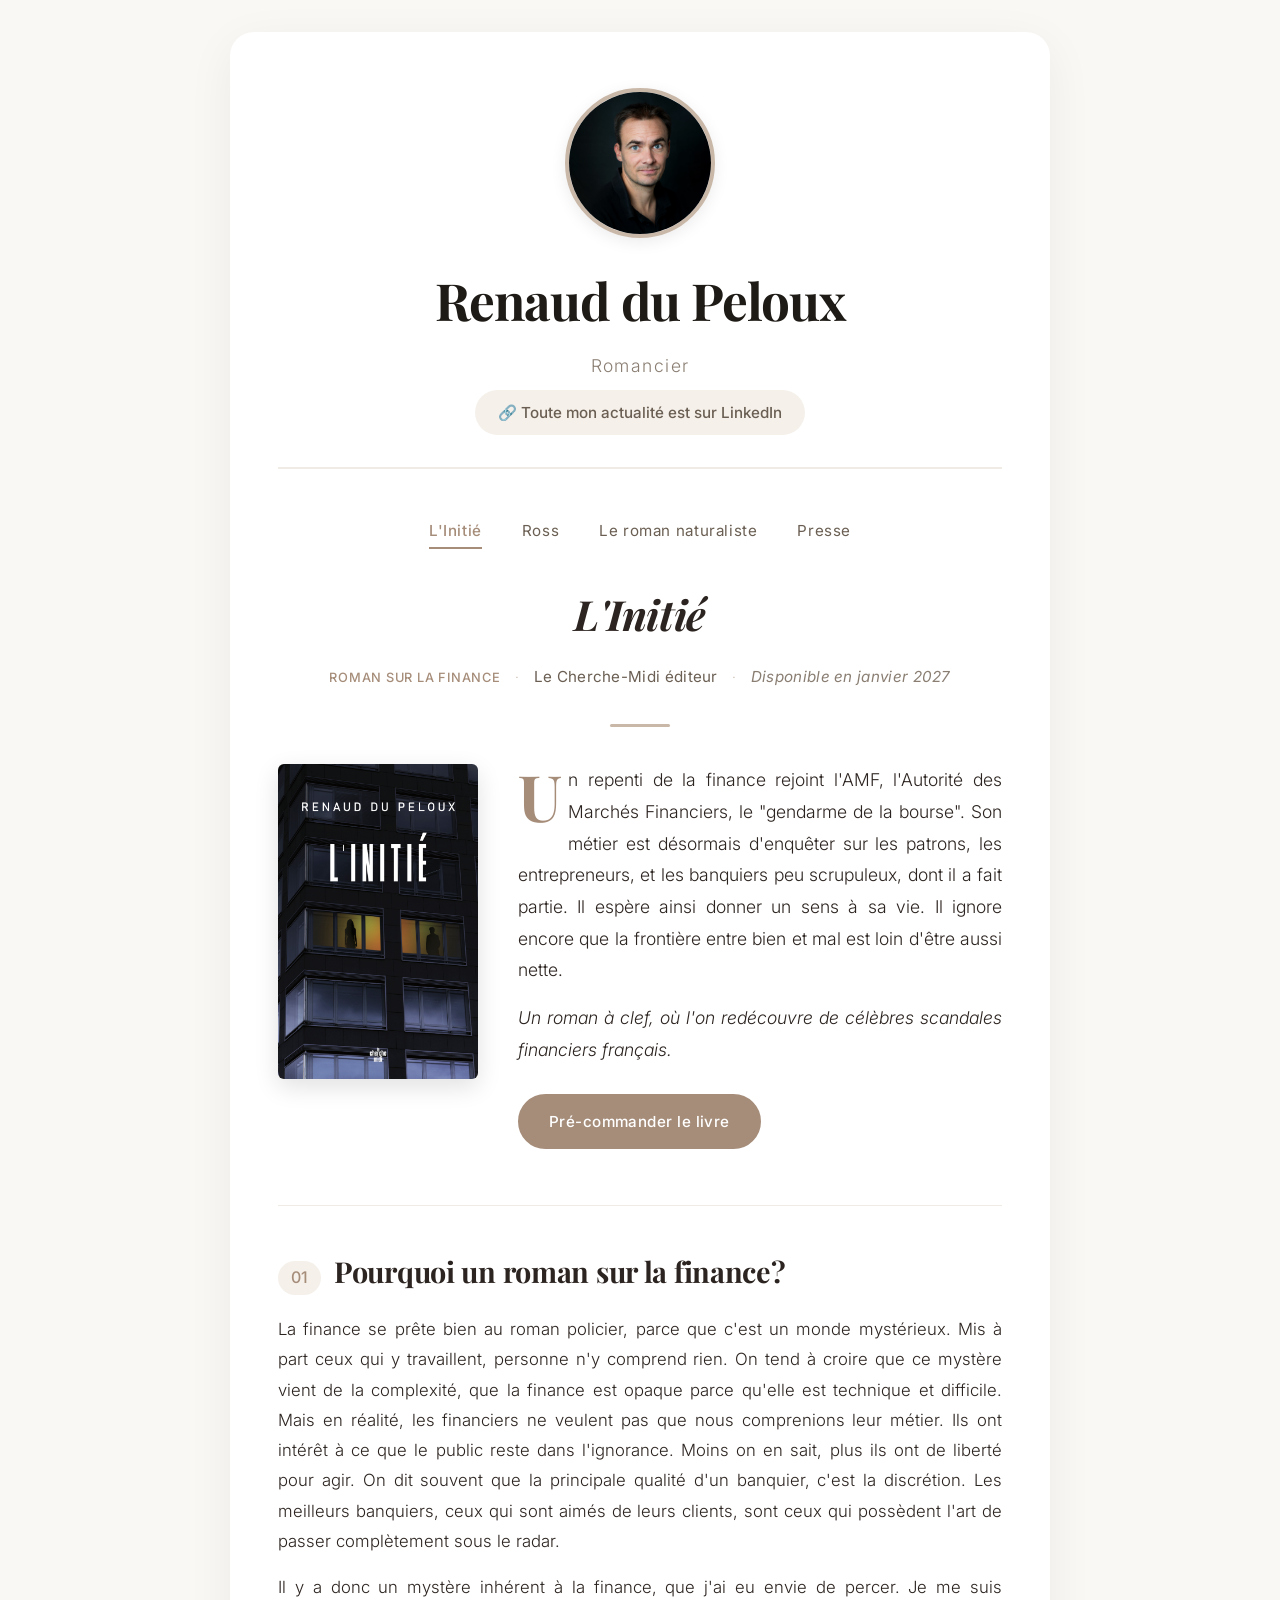
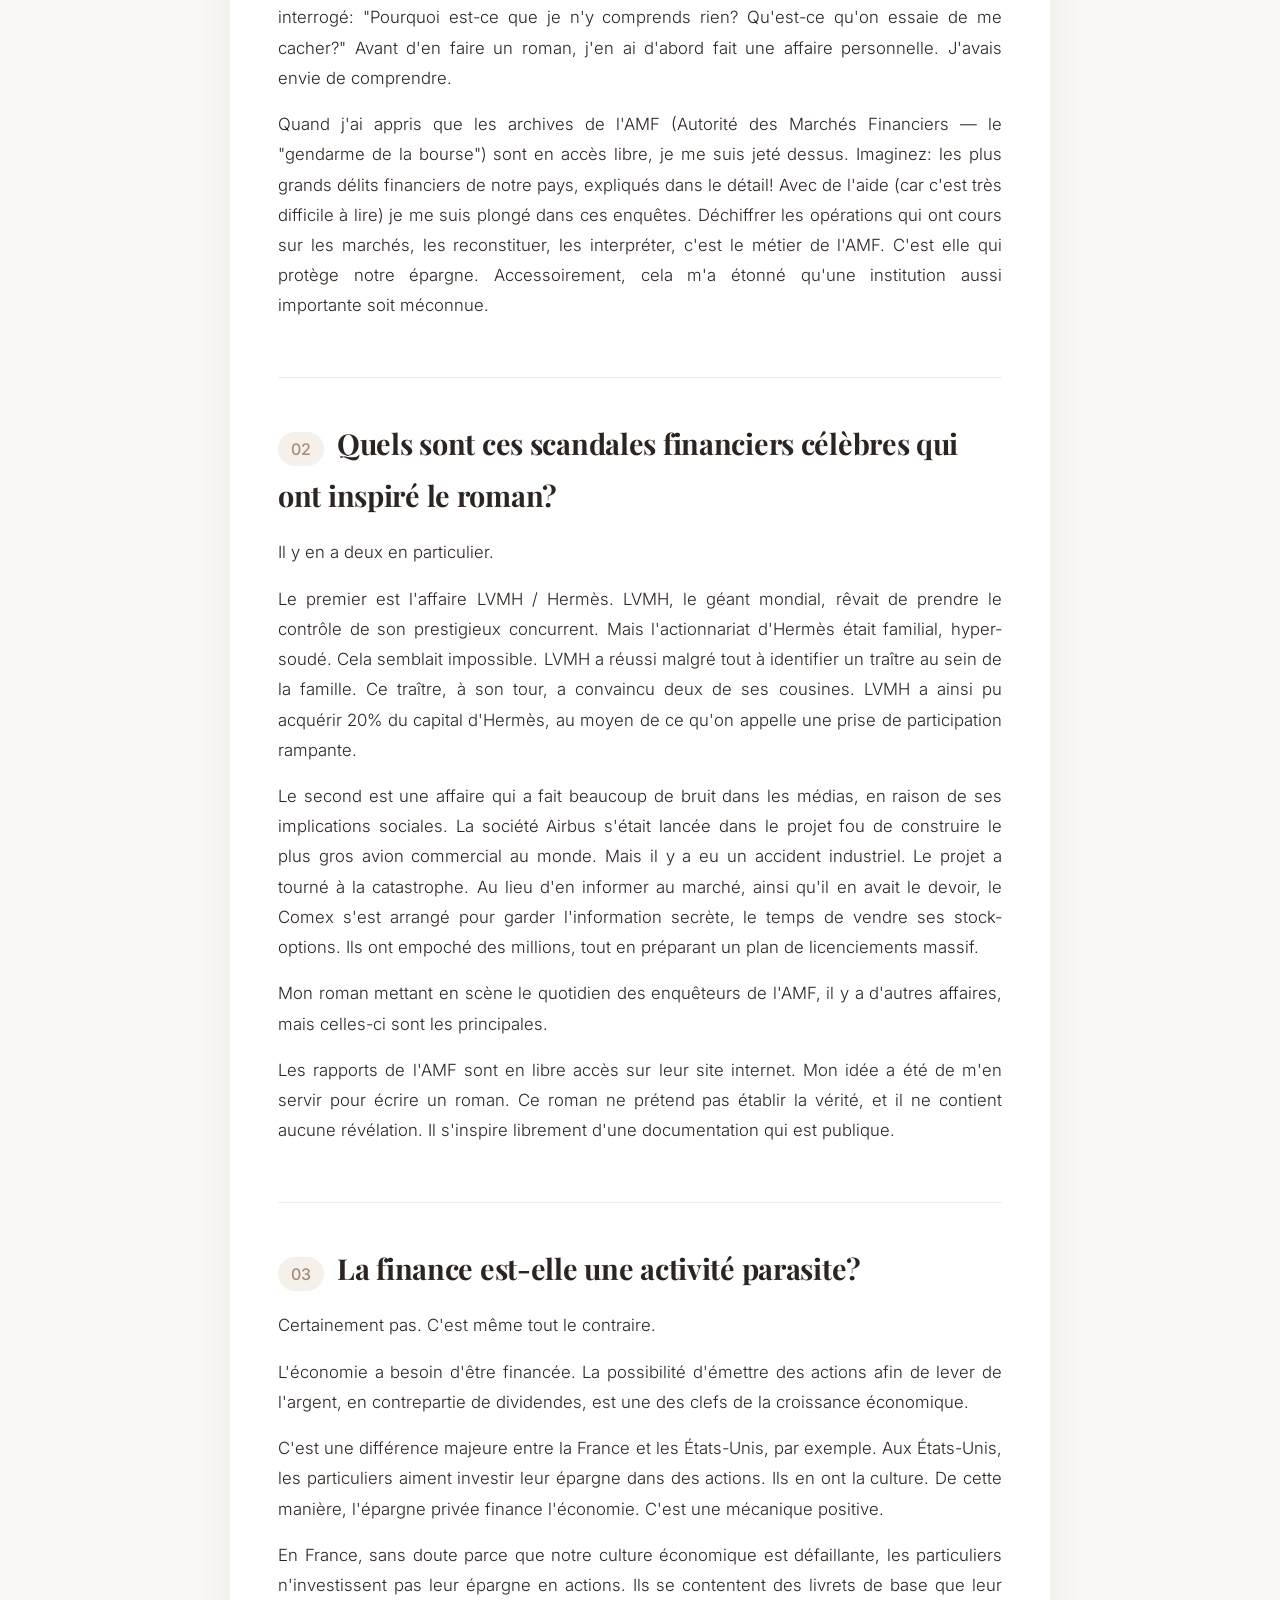
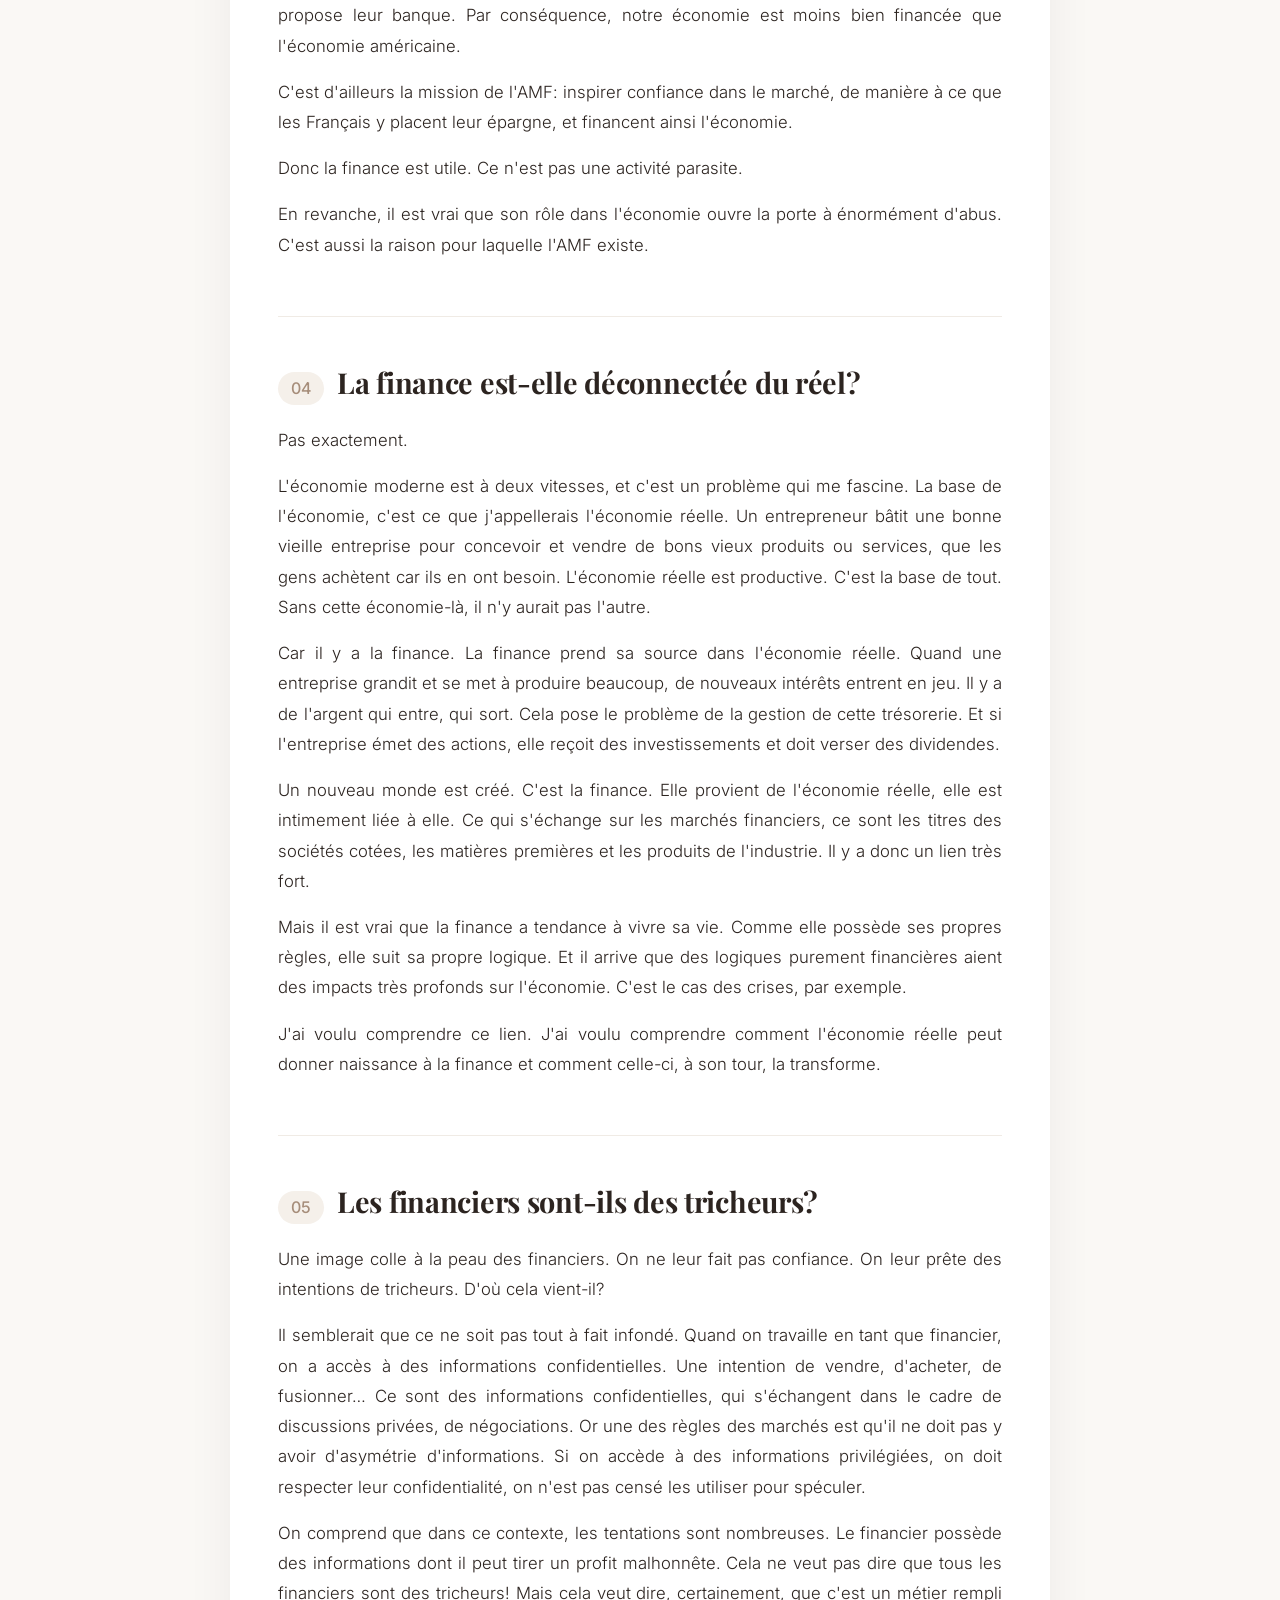
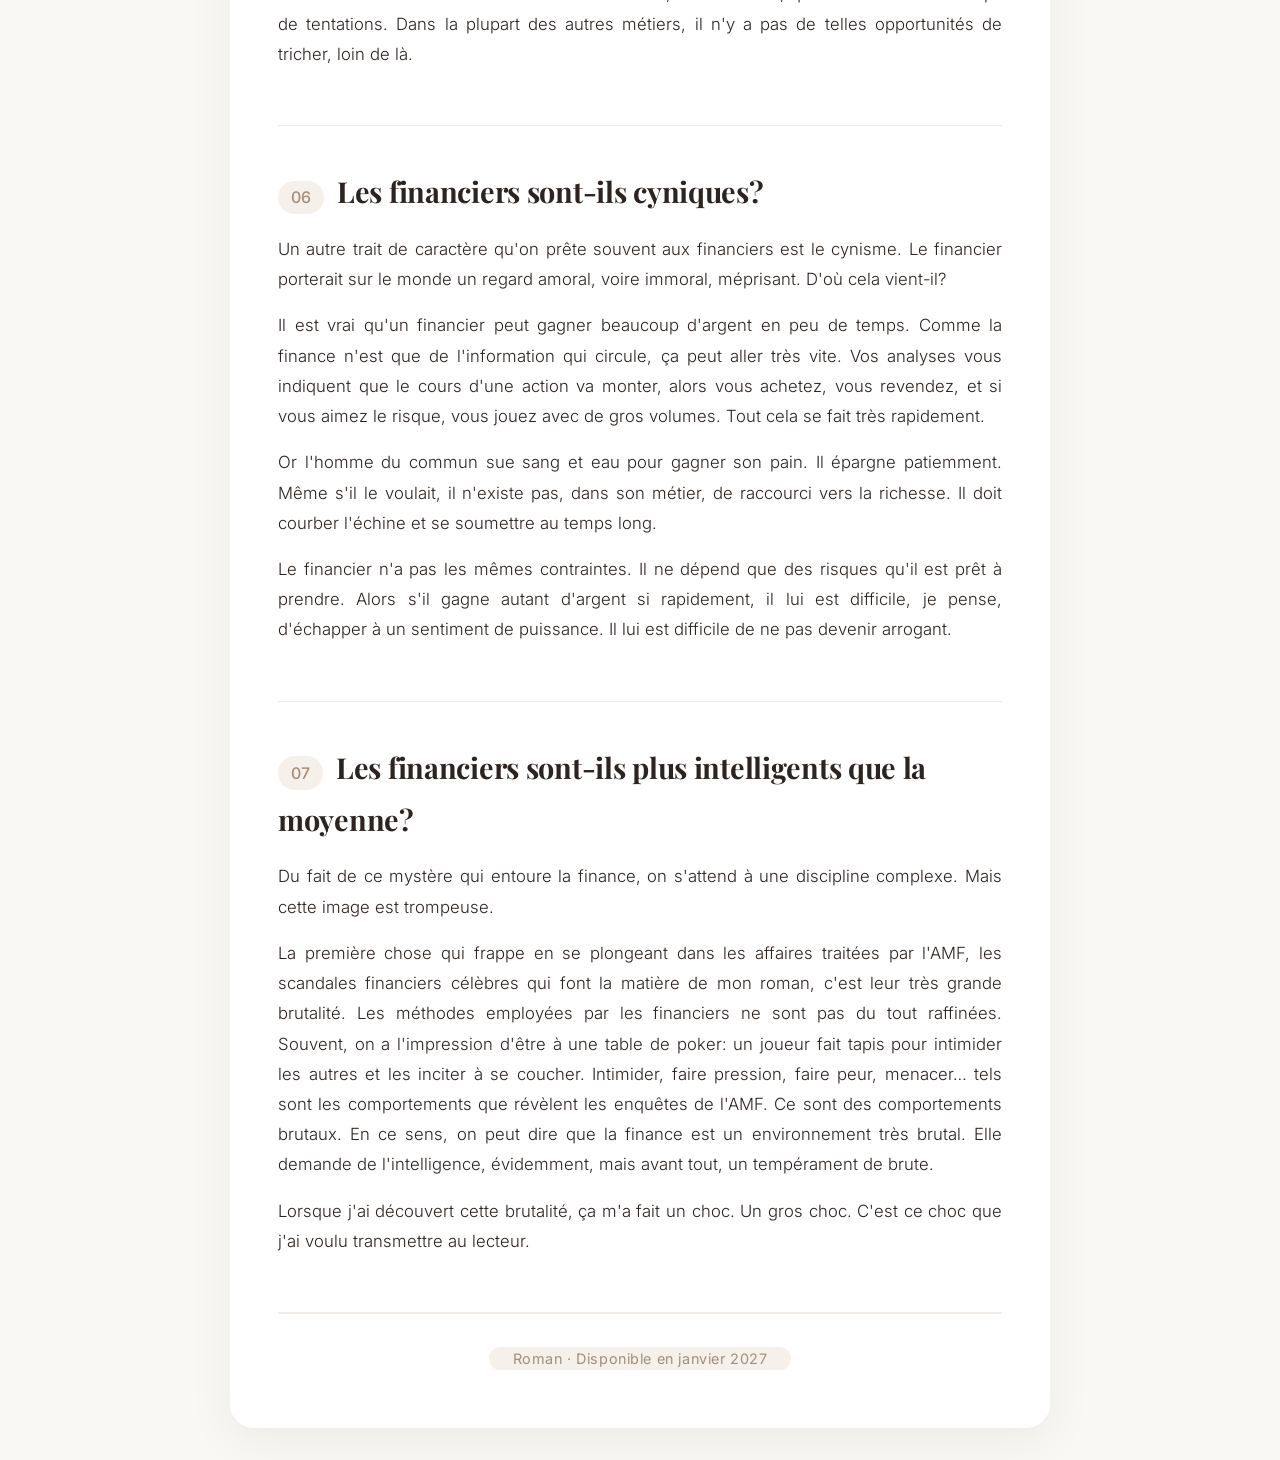
<file: index.html>
<!DOCTYPE html>
<html lang="fr">
<head>
    <meta charset="UTF-8" />
    <meta name="viewport" content="width=device-width, initial-scale=1.0" />
    <title>Renaud du Peloux - L'Initié</title>
    <meta name="description" content="Site officiel de Renaud du Peloux, auteur du roman L'Initié." />

    <!-- Open Graph pour vignette moteurs de recherche -->
    <meta property="og:title" content="Renaud du Peloux - L'Initié" />
    <meta property="og:description" content="Roman sur la finance - Le Cherche-Midi éditeur - Disponible en janvier 2027" />
    <meta property="og:image" content="https://dupeloux.com/photo-renaud.jpeg" />
    <meta property="og:url" content="https://dupeloux.com/" />
    <meta property="og:type" content="website" />
    <meta name="twitter:card" content="summary_large_image" />
    <link rel="icon" href="https://dupeloux.com/photo-renaud.jpeg" type="image/jpeg" />
    
    <!-- Google Fonts pour une typographie élégante -->
    <link rel="preconnect" href="https://fonts.googleapis.com" />
    <link rel="preconnect" href="https://fonts.gstatic.com" crossorigin />
    <link href="https://fonts.googleapis.com/css2?family=Playfair+Display:ital,wght@0,700;1,700&family=Inter:wght@300;400;500&display=swap" rel="stylesheet" />

    <!-- Votre feuille de style -->
    <link rel="stylesheet" href="style.css" />
    
</head>
    
<body>

    <div class="container">

        <!-- EN-TÊTE AVEC LE NOM DE L'AUTEUR -->
        <header class="header">
            <img src="photo-renaud.jpeg" alt="Renaud du Peloux, auteur" class="author-photo" />
            <h1>Renaud du Peloux</h1>
            <p class="subtitle">Romancier</p>
            <p class="contact-link">
                <a href="https://www.linkedin.com/in/renaud-du-peloux/" target="_blank" rel="noopener noreferrer">
                    🔗 Toute mon actualité est sur LinkedIn
                </a>
            </p>
        </header>

        <!-- NAVIGATION -->
<nav class="nav" aria-label="Navigation principale">
    <a href="index.html" class="active">L'Initié</a>
    <a href="ross.html">Ross</a>
    <a href="naturalisme.html">Le roman naturaliste</a>
    <a href="presse.html">Presse</a>
    </nav>
        
        <!-- TITRE DU ROMAN -->
        <div class="book-title">
            <h2>L'Initié</h2>
            <p class="book-meta">
    <span class="genre">Roman sur la finance</span>
    <span class="separator">·</span>
    <span class="editor">Le Cherche-Midi éditeur</span>
    <span class="separator">·</span>
    <span class="availability">Disponible en janvier 2027</span>
</p>
            <div class="divider"></div>
        </div>

        <!-- PARAGRAPHE D'ACCROCHE AVEC COUVERTURE -->
<div class="presentation-wrap">

    <div class="book-cover">
        <img src="couv-initie.jpg"
             alt="Couverture du roman L'Initié de Renaud du Peloux"
             class="book-cover-img" />
    </div>

    <div class="presentation-content">
        <p class="presentation">
            Un repenti de la finance rejoint l'AMF, l'Autorité des Marchés Financiers, le "gendarme de la bourse".
            Son métier est désormais d'enquêter sur les patrons, les entrepreneurs, et les banquiers peu scrupuleux,
            dont il a fait partie. Il espère ainsi donner un sens à sa vie. Il ignore encore que la frontière entre
            bien et mal est loin d'être aussi nette.
        </p>
        <p class="presentation-pitch">
            <i>Un roman à clef, où l'on redécouvre de célèbres scandales financiers français.</i>
        </p>

        <div class="cta-wrapper">
            <a href="https://www.fnac.com/a23780057/Renaud-Du-Peloux-L-initie"
               class="cta-button"
               target="_blank"
               rel="noopener noreferrer">
                Pré-commander le livre
            </a>
        </div>
    </div>

</div>

        <!-- SECTION 1 -->
        <div class="section">
            <h3><span class="number">01</span>Pourquoi un roman sur la finance?</h3>
            <p>La finance se prête bien au roman policier, parce que c'est un monde mystérieux. Mis à part ceux qui y travaillent, personne n'y comprend rien. On tend à croire que ce mystère vient de la complexité, que la finance est opaque parce qu'elle est technique et difficile. Mais en réalité, les financiers ne veulent pas que nous comprenions leur métier. Ils ont intérêt à ce que le public reste dans l'ignorance. Moins on en sait, plus ils ont de liberté pour agir. On dit souvent que la principale qualité d'un banquier, c'est la discrétion. Les meilleurs banquiers, ceux qui sont aimés de leurs clients, sont ceux qui possèdent l'art de passer complètement sous le radar.</p>
            <p>Il y a donc un mystère inhérent à la finance, que j'ai eu envie de percer. Je me suis interrogé: "Pourquoi est-ce que je n'y comprends rien? Qu'est-ce qu'on essaie de me cacher?" Avant d'en faire un roman, j'en ai d'abord fait une affaire personnelle. J'avais envie de comprendre.</p>
            <p>Quand j'ai appris que les archives de l'AMF (Autorité des Marchés Financiers — le "gendarme de la bourse") sont en accès libre, je me suis jeté dessus. Imaginez: les plus grands délits financiers de notre pays, expliqués dans le détail! Avec de l'aide (car c'est très difficile à lire) je me suis plongé dans ces enquêtes. Déchiffrer les opérations qui ont cours sur les marchés, les reconstituer, les interpréter, c'est le métier de l'AMF. C'est elle qui protège notre épargne. Accessoirement, cela m'a étonné qu'une institution aussi importante soit méconnue.</p>
        </div>

        <!-- SECTION 2 -->
        <div class="section">
            <h3><span class="number">02</span>Quels sont ces scandales financiers célèbres qui ont inspiré le roman?</h3>
            <p>Il y en a deux en particulier.</p>
            <p>Le premier est l'affaire LVMH / Hermès. LVMH, le géant mondial, rêvait de prendre le contrôle de son prestigieux concurrent. Mais l'actionnariat d'Hermès était familial, hyper-soudé. Cela semblait impossible. LVMH a réussi malgré tout à identifier un traître au sein de la famille. Ce traître, à son tour, a convaincu deux de ses cousines. LVMH a ainsi pu acquérir 20% du capital d'Hermès, au moyen de ce qu'on appelle une prise de participation rampante.</p>
            <p>Le second est une affaire qui a fait beaucoup de bruit dans les médias, en raison de ses implications sociales. La société Airbus s'était lancée dans le projet fou de construire le plus gros avion commercial au monde. Mais il y a eu un accident industriel. Le projet a tourné à la catastrophe. Au lieu d'en informer au marché, ainsi qu'il en avait le devoir, le Comex s'est arrangé pour garder l'information secrète, le temps de vendre ses stock-options. Ils ont empoché des millions, tout en préparant un plan de licenciements massif.</p>
            <p>Mon roman mettant en scène le quotidien des enquêteurs de l'AMF, il y a d'autres affaires, mais celles-ci sont les principales.</p>
            <p>Les rapports de l'AMF sont en libre accès sur leur site internet. Mon idée a été de m'en servir pour écrire un roman. Ce roman ne prétend pas établir la vérité, et il ne contient aucune révélation. Il s'inspire librement d'une documentation qui est publique.</p>
        </div>

        <!-- SECTION 3 -->
        <div class="section">
            <h3><span class="number">03</span>La finance est-elle une activité parasite?</h3>
            <p>Certainement pas. C'est même tout le contraire.</p>
            <p>L'économie a besoin d'être financée. La possibilité d'émettre des actions afin de lever de l'argent, en contrepartie de dividendes, est une des clefs de la croissance économique.</p>
            <p>C'est une différence majeure entre la France et les États-Unis, par exemple. Aux États-Unis, les particuliers aiment investir leur épargne dans des actions. Ils en ont la culture. De cette manière, l'épargne privée finance l'économie. C'est une mécanique positive.</p>
            <p>En France, sans doute parce que notre culture économique est défaillante, les particuliers n'investissent pas leur épargne en actions. Ils se contentent des livrets de base que leur propose leur banque. Par conséquence, notre économie est moins bien financée que l'économie américaine.</p>
            <p>C'est d'ailleurs la mission de l'AMF: inspirer confiance dans le marché, de manière à ce que les Français y placent leur épargne, et financent ainsi l'économie.</p>
            <p>Donc la finance est utile. Ce n'est pas une activité parasite.</p>
            <p>En revanche, il est vrai que son rôle dans l'économie ouvre la porte à énormément d'abus. C'est aussi la raison pour laquelle l'AMF existe.</p>
        </div>

        <!-- SECTION 4 -->
        <div class="section">
            <h3><span class="number">04</span>La finance est-elle déconnectée du réel?</h3>
            <p>Pas exactement.</p>
            <p>L'économie moderne est à deux vitesses, et c'est un problème qui me fascine. La base de l'économie, c'est ce que j'appellerais l'économie réelle. Un entrepreneur bâtit une bonne vieille entreprise pour concevoir et vendre de bons vieux produits ou services, que les gens achètent car ils en ont besoin. L'économie réelle est productive. C'est la base de tout. Sans cette économie-là, il n'y aurait pas l'autre.</p>
            <p>Car il y a la finance. La finance prend sa source dans l'économie réelle. Quand une entreprise grandit et se met à produire beaucoup, de nouveaux intérêts entrent en jeu. Il y a de l'argent qui entre, qui sort. Cela pose le problème de la gestion de cette trésorerie. Et si l'entreprise émet des actions, elle reçoit des investissements et doit verser des dividendes.</p>
            <p>Un nouveau monde est créé. C'est la finance. Elle provient de l'économie réelle, elle est intimement liée à elle. Ce qui s'échange sur les marchés financiers, ce sont les titres des sociétés cotées, les matières premières et les produits de l'industrie. Il y a donc un lien très fort.</p>
            <p>Mais il est vrai que la finance a tendance à vivre sa vie. Comme elle possède ses propres règles, elle suit sa propre logique. Et il arrive que des logiques purement financières aient des impacts très profonds sur l'économie. C'est le cas des crises, par exemple.</p>
            <p>J'ai voulu comprendre ce lien. J'ai voulu comprendre comment l'économie réelle peut donner naissance à la finance et comment celle-ci, à son tour, la transforme.</p>
        </div>

        <!-- SECTION 5 -->
        <div class="section">
            <h3><span class="number">05</span>Les financiers sont-ils des tricheurs?</h3>
            <p>Une image colle à la peau des financiers. On ne leur fait pas confiance. On leur prête des intentions de tricheurs. D'où cela vient-il?</p>
            <p>Il semblerait que ce ne soit pas tout à fait infondé. Quand on travaille en tant que financier, on a accès à des informations confidentielles. Une intention de vendre, d'acheter, de fusionner… Ce sont des informations confidentielles, qui s'échangent dans le cadre de discussions privées, de négociations. Or une des règles des marchés est qu'il ne doit pas y avoir d'asymétrie d'informations. Si on accède à des informations privilégiées, on doit respecter leur confidentialité, on n'est pas censé les utiliser pour spéculer.</p>
            <p>On comprend que dans ce contexte, les tentations sont nombreuses. Le financier possède des informations dont il peut tirer un profit malhonnête. Cela ne veut pas dire que tous les financiers sont des tricheurs! Mais cela veut dire, certainement, que c'est un métier rempli de tentations. Dans la plupart des autres métiers, il n'y a pas de telles opportunités de tricher, loin de là.</p>
        </div>

        <!-- SECTION 6 -->
        <div class="section">
            <h3><span class="number">06</span>Les financiers sont-ils cyniques?</h3>
            <p>Un autre trait de caractère qu'on prête souvent aux financiers est le cynisme. Le financier porterait sur le monde un regard amoral, voire immoral, méprisant. D'où cela vient-il?</p>
            <p>Il est vrai qu'un financier peut gagner beaucoup d'argent en peu de temps. Comme la finance n'est que de l'information qui circule, ça peut aller très vite. Vos analyses vous indiquent que le cours d'une action va monter, alors vous achetez, vous revendez, et si vous aimez le risque, vous jouez avec de gros volumes. Tout cela se fait très rapidement.</p>
            <p>Or l'homme du commun sue sang et eau pour gagner son pain. Il épargne patiemment. Même s'il le voulait, il n'existe pas, dans son métier, de raccourci vers la richesse. Il doit courber l'échine et se soumettre au temps long.</p>
            <p>Le financier n'a pas les mêmes contraintes. Il ne dépend que des risques qu'il est prêt à prendre. Alors s'il gagne autant d'argent si rapidement, il lui est difficile, je pense, d'échapper à un sentiment de puissance. Il lui est difficile de ne pas devenir arrogant.</p>
        </div>

        <!-- SECTION 7 -->
        <div class="section">
            <h3><span class="number">07</span>Les financiers sont-ils plus intelligents que la moyenne?</h3>
            <p>Du fait de ce mystère qui entoure la finance, on s'attend à une discipline complexe. Mais cette image est trompeuse.</p>
            <p>La première chose qui frappe en se plongeant dans les affaires traitées par l'AMF, les scandales financiers célèbres qui font la matière de mon roman, c'est leur très grande brutalité. Les méthodes employées par les financiers ne sont pas du tout raffinées. Souvent, on a l'impression d'être à une table de poker: un joueur fait tapis pour intimider les autres et les inciter à se coucher. Intimider, faire pression, faire peur, menacer… tels sont les comportements que révèlent les enquêtes de l'AMF. Ce sont des comportements brutaux. En ce sens, on peut dire que la finance est un environnement très brutal. Elle demande de l'intelligence, évidemment, mais avant tout, un tempérament de brute.</p>
            <p>Lorsque j'ai découvert cette brutalité, ça m'a fait un choc. Un gros choc. C'est ce choc que j'ai voulu transmettre au lecteur.</p>
        </div>

        <!-- PETIT PIED DE PAGE -->
        <div class="footer-note">
            <span>Roman · Disponible en janvier 2027</span>
        </div>

    </div>

</body>
</html>
</file>
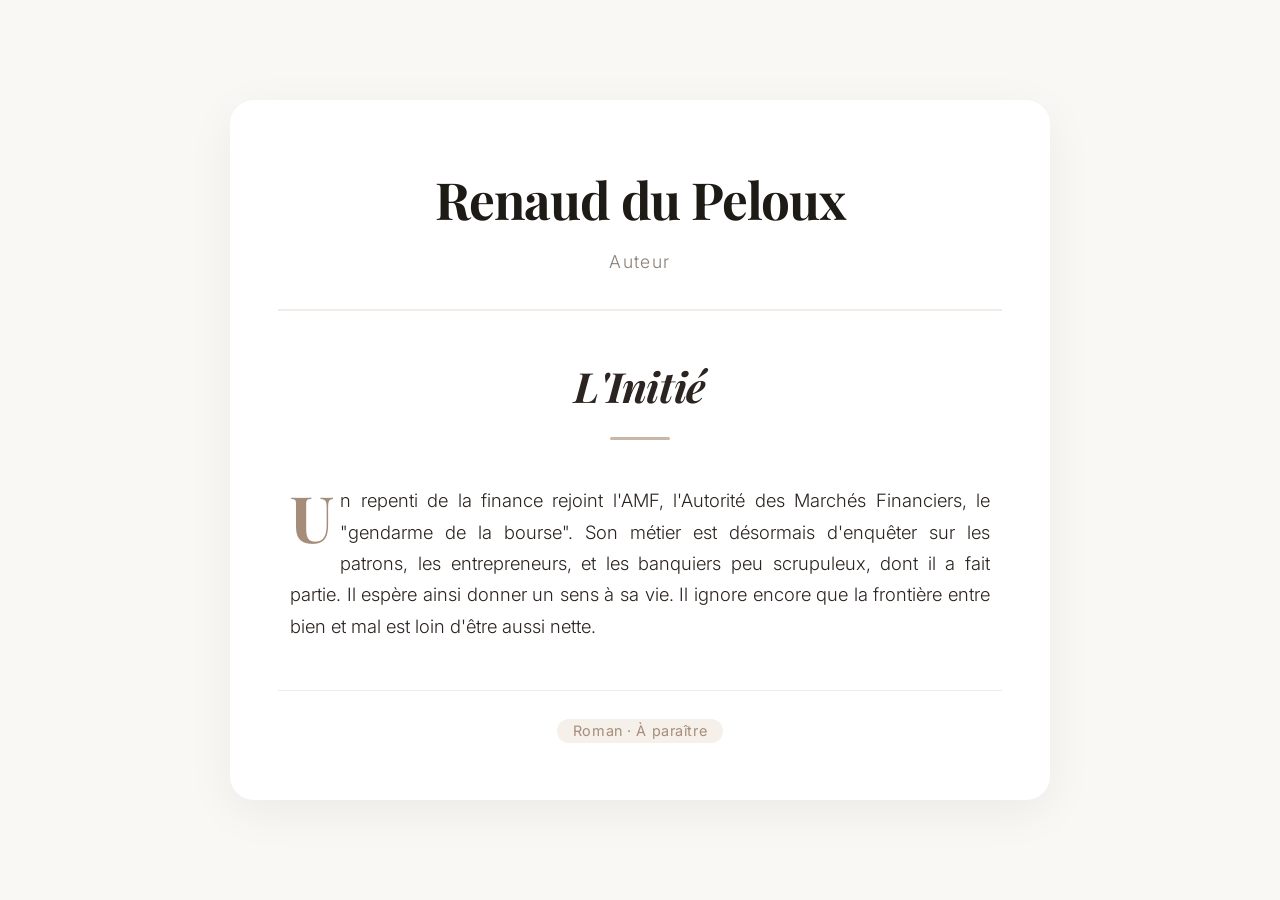
<file: deepseek_html_20260715_2684be.html>
<!DOCTYPE html>
<html lang="fr">
<head>
    <meta charset="UTF-8" />
    <meta name="viewport" content="width=device-width, initial-scale=1.0" />
    <title>Renaud du Peloux - L'Initié</title>
    <meta name="description" content="Site officiel de Renaud du Peloux, auteur du roman L'Initié." />
    
    <!-- Google Fonts pour une typographie élégante -->
    <link rel="preconnect" href="https://fonts.googleapis.com" />
    <link rel="preconnect" href="https://fonts.gstatic.com" crossorigin />
    <link href="https://fonts.googleapis.com/css2?family=Playfair+Display:ital,wght@0,700;1,700&family=Inter:wght@300;400;500&display=swap" rel="stylesheet" />
    
    <style>
        /* --- RESET & BASE --- */
        * {
            margin: 0;
            padding: 0;
            box-sizing: border-box;
        }

        body {
            font-family: 'Inter', sans-serif;
            background: #faf8f5;
            color: #1e1a16;
            min-height: 100vh;
            display: flex;
            align-items: center;
            justify-content: center;
            padding: 2rem 1.5rem;
            line-height: 1.7;
        }

        .container {
            max-width: 820px;
            width: 100%;
            background: white;
            padding: 3.5rem 3rem;
            border-radius: 24px;
            box-shadow: 0 12px 48px rgba(0, 0, 0, 0.06);
            transition: all 0.3s ease;
        }

        /* --- EN-TÊTE --- */
        .header {
            text-align: center;
            margin-bottom: 2.5rem;
            padding-bottom: 2rem;
            border-bottom: 2px solid #f0ebe5;
        }

        .header h1 {
            font-family: 'Playfair Display', serif;
            font-size: 3.2rem;
            font-weight: 700;
            letter-spacing: -0.02em;
            color: #1e1a16;
            margin-bottom: 0.25rem;
        }

        .header .subtitle {
            font-size: 1.1rem;
            font-weight: 300;
            color: #8a7e72;
            letter-spacing: 0.08em;
        }

        /* --- TITRE DU ROMAN --- */
        .book-title {
            text-align: center;
            margin-bottom: 1.8rem;
        }

        .book-title h2 {
            font-family: 'Playfair Display', serif;
            font-size: 2.6rem;
            font-weight: 700;
            font-style: italic;
            color: #2c2420;
            letter-spacing: -0.01em;
        }

        .book-title .divider {
            display: inline-block;
            width: 60px;
            height: 3px;
            background: #c9b8a8;
            margin-top: 0.6rem;
            border-radius: 4px;
        }

        /* --- PARAGRAPHE D'ACCROCHE --- */
        .presentation {
            font-size: 1.15rem;
            font-weight: 300;
            color: #2c2420;
            text-align: justify;
            max-width: 700px;
            margin: 0 auto;
            padding: 0.5rem 0;
        }

        .presentation::first-letter {
            font-family: 'Playfair Display', serif;
            font-size: 4rem;
            font-weight: 700;
            float: left;
            line-height: 1;
            margin-right: 0.4rem;
            color: #a68d7a;
        }

        /* --- PETIT SOUS-TEXTE --- */
        .footer-note {
            text-align: center;
            margin-top: 2.5rem;
            padding-top: 1.8rem;
            border-top: 1px solid #f0ebe5;
            font-size: 0.9rem;
            color: #a68d7a;
            letter-spacing: 0.04em;
        }

        .footer-note span {
            background: #f5f0ea;
            padding: 0.2rem 1rem;
            border-radius: 20px;
            font-weight: 400;
        }

        /* --- RESPONSIVE --- */
        @media (max-width: 640px) {
            .container {
                padding: 2rem 1.5rem;
                border-radius: 16px;
            }

            .header h1 {
                font-size: 2.2rem;
            }

            .book-title h2 {
                font-size: 1.8rem;
            }

            .presentation {
                font-size: 1rem;
                text-align: left;
            }

            .presentation::first-letter {
                font-size: 3rem;
            }
        }

        @media (max-width: 400px) {
            .container {
                padding: 1.5rem 1rem;
            }

            .header h1 {
                font-size: 1.8rem;
            }

            .book-title h2 {
                font-size: 1.5rem;
            }
        }
    </style>
</head>
<body>

    <div class="container">

        <!-- EN-TÊTE AVEC LE NOM DE L'AUTEUR -->
        <header class="header">
            <h1>Renaud du Peloux</h1>
            <p class="subtitle">Auteur</p>
        </header>

        <!-- TITRE DU ROMAN -->
        <div class="book-title">
            <h2>L'Initié</h2>
            <div class="divider"></div>
        </div>

        <!-- PARAGRAPHE D'ACCROCHE -->
        <p class="presentation">
            Un repenti de la finance rejoint l'AMF, l'Autorité des Marchés Financiers, le "gendarme de la bourse". 
            Son métier est désormais d'enquêter sur les patrons, les entrepreneurs, et les banquiers peu scrupuleux, 
            dont il a fait partie. Il espère ainsi donner un sens à sa vie. Il ignore encore que la frontière entre 
            bien et mal est loin d'être aussi nette.
        </p>

        <!-- PETIT PIED DE PAGE ÉLÉGANT -->
        <div class="footer-note">
            <span>Roman · À paraître</span>
        </div>

    </div>

</body>
</html>
</file>
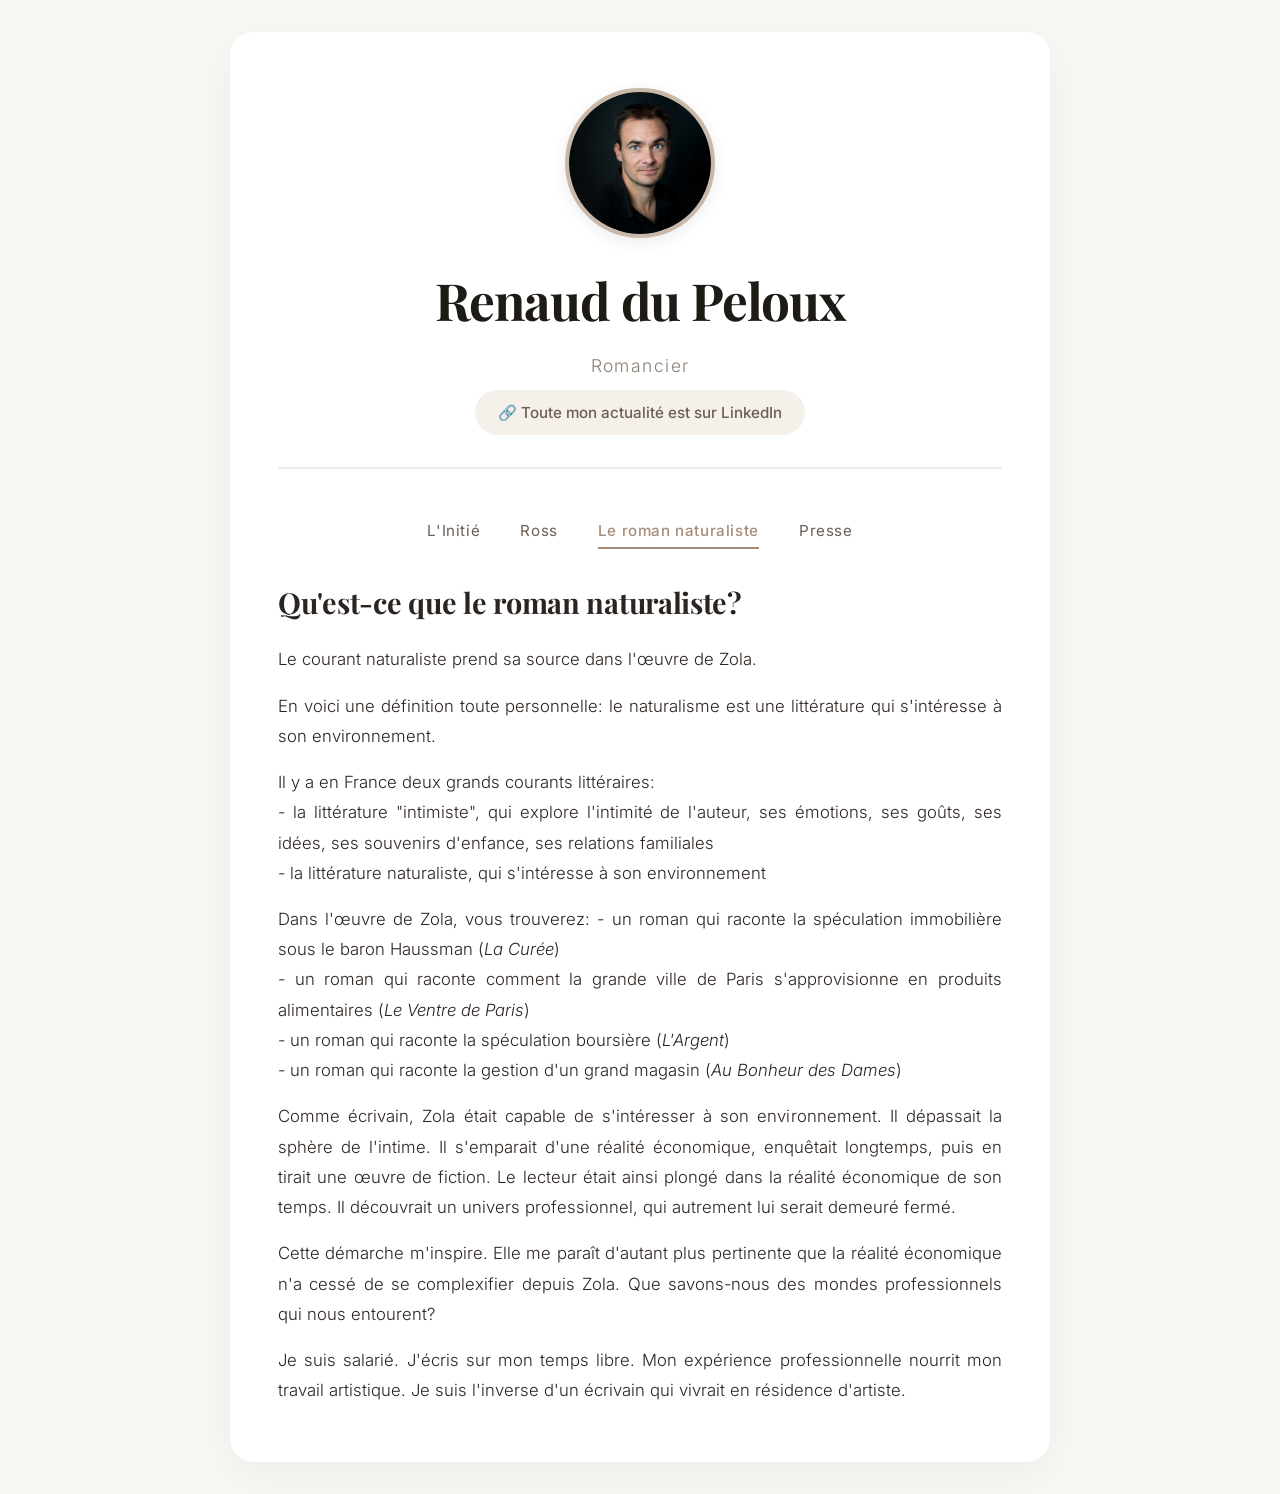
<file: naturalisme.html>
<!DOCTYPE html>
<html lang="fr">
<head>
    <meta charset="UTF-8" />
    <meta name="viewport" content="width=device-width, initial-scale=1.0" />
    <title>Renaud du Peloux - Le roman naturaliste</title>
    <meta name="description" content="Le courant naturaliste expliqué par Renaud du Peloux." />

    <!-- Open Graph pour vignette moteurs de recherche -->
    <meta property="og:title" content="Renaud du Peloux - Le roman naturaliste" />
    <meta property="og:description" content="Le courant naturaliste prend sa source dans l'oeuvre de Zola." />
    <meta property="og:image" content="https://dupeloux.com/photo-renaud.jpeg" />
    <meta property="og:url" content="https://dupeloux.com/naturalisme.html" />
    <meta property="og:type" content="website" />
    <meta name="twitter:card" content="summary_large_image" />
    <link rel="icon" href="https://dupeloux.com/photo-renaud.jpeg" type="image/jpeg" />
    
    <!-- Google Fonts pour une typographie élégante -->
    <link rel="preconnect" href="https://fonts.googleapis.com" />
    <link rel="preconnect" href="https://fonts.gstatic.com" crossorigin />
    <link href="https://fonts.googleapis.com/css2?family=Playfair+Display:ital,wght@0,700;1,700&family=Inter:wght@300;400;500&display=swap" rel="stylesheet" />

    <!-- Votre feuille de style -->
    <link rel="stylesheet" href="style.css" />
    
</head>
    
<body>

    <div class="container">

        <!-- EN-TÊTE AVEC LE NOM DE L'AUTEUR -->
        <header class="header">
            <img src="photo-renaud.jpeg" alt="Renaud du Peloux, auteur" class="author-photo" />
            <h1>Renaud du Peloux</h1>
            <p class="subtitle">Romancier</p>
            <p class="contact-link">
                <a href="https://www.linkedin.com/in/renaud-du-peloux/" target="_blank" rel="noopener noreferrer">
                    🔗 Toute mon actualité est sur LinkedIn
                </a>
            </p>
        </header>

        <!-- NAVIGATION -->
<nav class="nav" aria-label="Navigation principale">
    <a href="index.html">L'Initié</a>
    <a href="ross.html">Ross</a>
    <a href="naturalisme.html" class="active">Le roman naturaliste</a>
    <a href="presse.html">Presse</a>
    </nav>

       <!-- SECTION 1 -->
        <div class="section">
            <h3>Qu'est-ce que le roman naturaliste?</h3>
            <p>Le courant naturaliste prend sa source dans l'œuvre de Zola.</p>
            <p>En voici une définition toute personnelle: le naturalisme est une littérature qui s'intéresse à son environnement.</p>
            <p>Il y a en France deux grands courants littéraires:<br />
            - la littérature "intimiste", qui explore l'intimité de l'auteur, ses émotions, ses goûts, ses idées, ses souvenirs d'enfance, ses relations familiales<br />
            - la littérature naturaliste, qui s'intéresse à son environnement
            </p>
            <p>Dans l'œuvre de Zola, vous trouverez:
            - un roman qui raconte la spéculation immobilière sous le baron Haussman (<em>La Curée</em>)<br />
            - un roman qui raconte comment la grande ville de Paris s'approvisionne en produits alimentaires (<em>Le Ventre de Paris</em>)<br />
            - un roman qui raconte la spéculation boursière (<em>L'Argent</em>)<br />
            - un roman qui raconte la gestion d'un grand magasin (<em>Au Bonheur des Dames</em>)
            </p>
          <p>Comme écrivain, Zola était capable de s'intéresser à son environnement. Il dépassait la sphère de l'intime. Il s'emparait d'une réalité économique, enquêtait longtemps, puis en tirait une œuvre de fiction. Le lecteur était ainsi plongé dans la réalité économique de son temps. Il découvrait un univers professionnel, qui autrement lui serait demeuré fermé.</p>
<p>Cette démarche m'inspire. Elle me paraît d'autant plus pertinente que la réalité économique n'a cessé de se complexifier depuis Zola. Que savons-nous des mondes professionnels qui nous entourent?</p>
<p>Je suis salarié. J'écris sur mon temps libre. Mon expérience professionnelle nourrit mon travail artistique. Je suis l'inverse d'un écrivain qui vivrait en résidence d'artiste.</p>
</file>
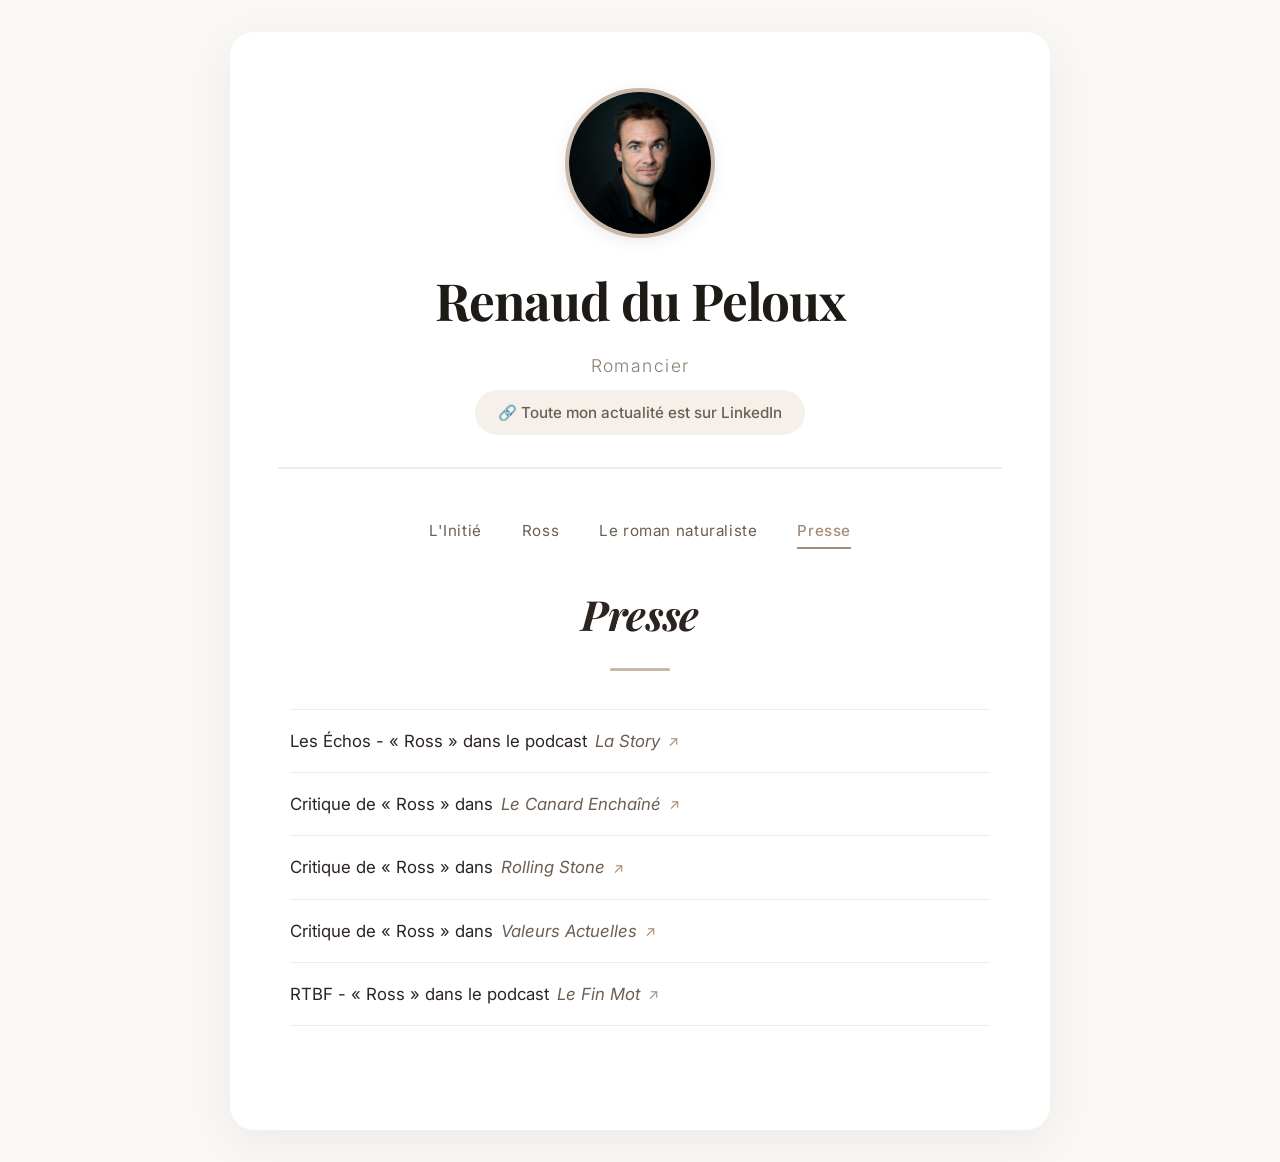
<file: presse.html>
<!DOCTYPE html>
<html lang="fr">
<head>
    <meta charset="UTF-8" />
    <meta name="viewport" content="width=device-width, initial-scale=1.0" />
    <title>Presse - Renaud du Peloux</title>
    <meta name="description" content="Tous les articles de presse consacrés aux romans de Renaud du Peloux." />

    <meta property="og:title" content="Presse - Renaud du Peloux" />
    <meta property="og:description" content="Tous les articles de presse consacrés aux romans de Renaud du Peloux." />
    <meta property="og:url" content="https://dupeloux.com/presse.html" />
    <meta property="og:image" content="https://dupeloux.com/photo-renaud.jpeg" />
    <meta property="og:type" content="website" />
    <meta name="twitter:card" content="summary_large_image" />
    <link rel="icon" href="https://dupeloux.com/photo-renaud.jpeg" type="image/jpeg" />

    <link rel="preconnect" href="https://fonts.googleapis.com" />
    <link rel="preconnect" href="https://fonts.gstatic.com" crossorigin />
    <link href="https://fonts.googleapis.com/css2?family=Playfair+Display:ital,wght@0,700;1,700&family=Inter:wght@300;400;500&display=swap" rel="stylesheet" />

    <link rel="stylesheet" href="style.css" />
</head>
<body>

    <div class="container">

        <header class="header">
            <img src="photo-renaud.jpeg" alt="Renaud du Peloux, auteur" class="author-photo" />
            <h1>Renaud du Peloux</h1>
            <p class="subtitle">Romancier</p>
            <p class="contact-link">
                <a href="https://www.linkedin.com/in/renaud-du-peloux/" target="_blank" rel="noopener noreferrer">
                    🔗 Toute mon actualité est sur LinkedIn
                </a>
            </p>
        </header>

        <nav class="nav" aria-label="Navigation principale">
            <a href="index.html">L'Initié</a>
            <a href="ross.html">Ross</a>
            <a href="naturalisme.html">Le roman naturaliste</a>
            <a href="presse.html" class="active">Presse</a>
        </nav>

        <!-- CONTENU DE LA PAGE PRESSE -->
        <div class="book-title">
            <h2>Presse</h2>
            <div class="divider"></div>
        </div>

        <ul class="press-list">
            <li>
            <a href="https://www.lesechos.fr/tech-medias/medias/ross-plongee-dans-lunivers-du-createur-de-silk-road-et-du-dark-web-2187676" target="_blank" rel="noopener noreferrer">
            Les Échos - « Ross » dans le podcast <em>La Story</em>
            </a>
            </li>
            <li>
                <a href="presse/ross-canard-enchaine.pdf" target="_blank" rel="noopener noreferrer">
                    Critique de « Ross » dans <em>Le Canard Enchaîné</em>
                </a>
            </li>
            <li>
                <a href="presse/ross-rolling-stone.pdf" target="_blank" rel="noopener noreferrer">
                    Critique de « Ross » dans <em>Rolling Stone</em>
                </a>
            </li>
            <li>
                <a href="presse/ross-valeurs-actuelles.pdf" target="_blank" rel="noopener noreferrer">
                    Critique de « Ross » dans <em>Valeurs Actuelles</em>
                </a>
            </li>
            <li>
            <a href="https://auvio.rtbf.be/media/les-couleurs-de-l-info-les-couleurs-de-l-info-3388092" target="_blank" rel="noopener noreferrer">
            RTBF - « Ross » dans le podcast <em>Le Fin Mot</em>
            </a>
            </li>
       

    </div>

</body>
</html>
</file>
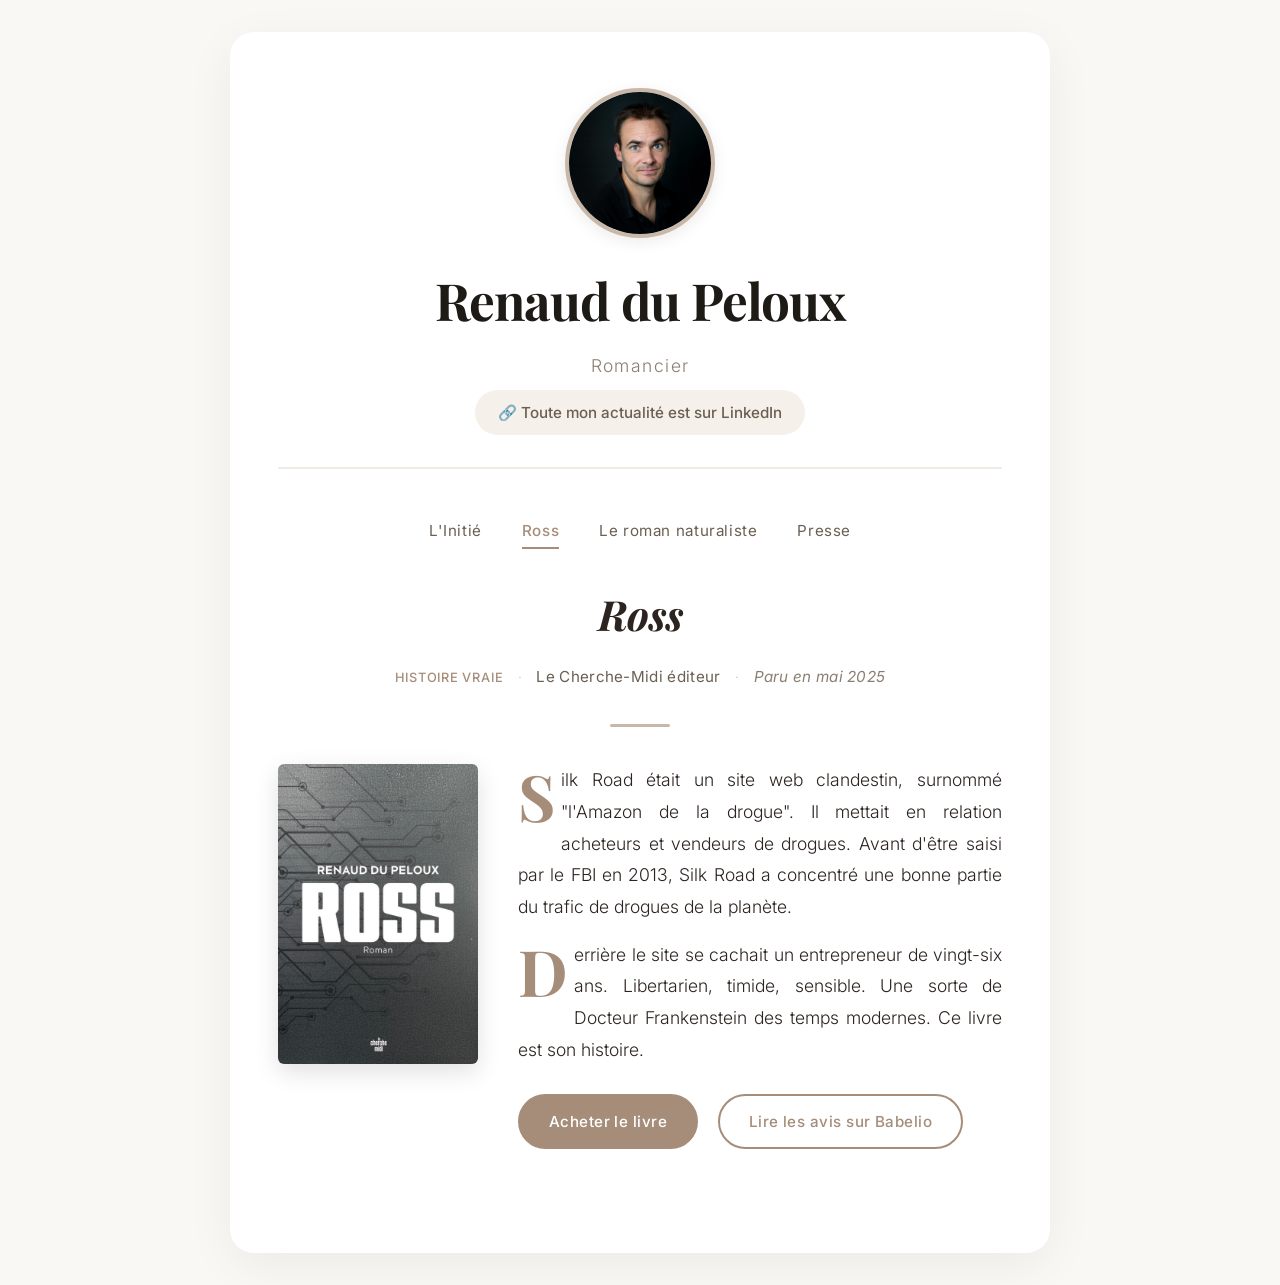
<file: ross.html>
<!DOCTYPE html>
<html lang="fr">
<head>
    <meta charset="UTF-8" />
    <meta name="viewport" content="width=device-width, initial-scale=1.0" />
    <title>Renaud du Peloux - Ross</title>
    <meta name="description" content="Ross, le roman de Renaud du Peloux." />

    <!-- Open Graph pour vignette moteurs de recherche -->
    <meta property="og:title" content="Renaud du Peloux - Ross" />
    <meta property="og:description" content="Silk Road était un site web clandestin, surnommé l'Amazon de la drogue" />
    <meta property="og:image" content="https://dupeloux.com/photo-renaud.jpeg" />
    <meta property="og:url" content="https://dupeloux.com/ross.html" />
    <meta property="og:type" content="website" />
    <meta name="twitter:card" content="summary_large_image" />
    <link rel="icon" href="https://dupeloux.com/photo-renaud.jpeg" type="image/jpeg" />
    
    <!-- Google Fonts pour une typographie élégante -->
    <link rel="preconnect" href="https://fonts.googleapis.com" />
    <link rel="preconnect" href="https://fonts.gstatic.com" crossorigin />
    <link href="https://fonts.googleapis.com/css2?family=Playfair+Display:ital,wght@0,700;1,700&family=Inter:wght@300;400;500&display=swap" rel="stylesheet" />

    <!-- Votre feuille de style -->
    <link rel="stylesheet" href="style.css" />
    
</head>
    
<body>

    <div class="container">

        <!-- EN-TÊTE AVEC LE NOM DE L'AUTEUR -->
        <header class="header">
            <img src="photo-renaud.jpeg" alt="Renaud du Peloux, auteur" class="author-photo" />
            <h1>Renaud du Peloux</h1>
            <p class="subtitle">Romancier</p>
            <p class="contact-link">
                <a href="https://www.linkedin.com/in/renaud-du-peloux/" target="_blank" rel="noopener noreferrer">
                    🔗 Toute mon actualité est sur LinkedIn
                </a>
            </p>
        </header>

        <!-- NAVIGATION -->
<nav class="nav" aria-label="Navigation principale">
    <a href="index.html">L'Initié</a>
    <a href="ross.html" class="active">Ross</a>
    <a href="naturalisme.html">Le roman naturaliste</a>
    <a href="presse.html">Presse</a>
    </nav>
        
        <!-- TITRE DU ROMAN -->
        <div class="book-title">
            <h2>Ross</h2>
            <p class="book-meta">
    <span class="genre">Histoire vraie</span>
    <span class="separator">·</span>
    <span class="editor">Le Cherche-Midi éditeur</span>
    <span class="separator">·</span>
    <span class="availability">Paru en mai 2025</span>
</p>
            <div class="divider"></div>
        </div>

        <!-- PARAGRAPHE D'ACCROCHE AVEC COUVERTURE -->
<div class="presentation-wrap">

    <div class="book-cover">
        <img src="couv-ross.jpg"
             alt="Couverture du roman Ross de Renaud du Peloux"
             class="book-cover-img" />
    </div>

    <div class="presentation-content">
        <p class="presentation">
            Silk Road était un site web clandestin, surnommé "l'Amazon de la drogue". Il mettait en relation acheteurs et vendeurs de drogues. Avant d'être saisi par le FBI en 2013, Silk Road a concentré une bonne partie du trafic de drogues de la planète.</p>
        <p class="presentation">Derrière le site se cachait un entrepreneur de vingt-six ans. Libertarien, timide, sensible. Une sorte de Docteur Frankenstein des temps modernes. Ce livre est son histoire.</p>

        <div class="cta-wrapper">
    <a href="https://www.fnac.com/a21354645/Renaud-Du-Peloux-Ross"
       class="cta-button"
       target="_blank"
       rel="noopener noreferrer">
        Acheter le livre
    </a>
    <a href="https://www.babelio.com/livres/Peloux-Ross/1838123"
       class="cta-button cta-button--secondary"
       target="_blank"
       rel="noopener noreferrer">
        Lire les avis sur Babelio
    </a>
</div>

</div>
</file>
<file: style.css>
/* ============================================
   RESET & BASE
   ============================================ */
* {
    margin: 0;
    padding: 0;
    box-sizing: border-box;
}

body {
    font-family: 'Inter', sans-serif;
    background: #faf8f5;
    color: #1e1a16;
    padding: 2rem 1.5rem;
    line-height: 1.8;
}

.container {
    max-width: 820px;
    width: 100%;
    background: white;
    padding: 3.5rem 3rem;
    border-radius: 24px;
    box-shadow: 0 12px 48px rgba(0, 0, 0, 0.06);
    margin: 0 auto;
}


/* ============================================
   EN-TÊTE
   ============================================ */
.header {
    text-align: center;
    margin-bottom: 2.5rem;
    padding-bottom: 2rem;
    border-bottom: 2px solid #f0ebe5;
}

.header .author-photo {
    width: 150px;
    height: 150px;
    border-radius: 50%;
    object-fit: cover;
    border: 4px solid #c9b8a8;
    box-shadow: 0 4px 16px rgba(0, 0, 0, 0.08);
    margin-bottom: 1rem;
    display: block;
    margin-left: auto;
    margin-right: auto;
}

.header h1 {
    font-family: 'Playfair Display', serif;
    font-size: 3.2rem;
    font-weight: 700;
    letter-spacing: -0.02em;
    color: #1e1a16;
    margin-bottom: 0.25rem;
}

.header .subtitle {
    font-size: 1.1rem;
    font-weight: 300;
    color: #8a7e72;
    letter-spacing: 0.08em;
}

.header .contact-link {
    margin-top: 0.5rem;
    font-size: 0.95rem;
    font-weight: 400;
}

.header .contact-link a {
    color: #6b5f53;
    text-decoration: none;
    transition: all 0.3s ease;
    padding: 0.5rem 1.4rem;
    border-radius: 30px;
    background: #f5f0ea;
    border: 1px solid transparent;
    display: inline-block;
    font-weight: 500;
}

.header .contact-link a:hover {
    color: #ffffff;
    background: #a68d7a;
    border-color: #a68d7a;
    transform: translateY(-1px);
    box-shadow: 0 4px 12px rgba(166, 141, 122, 0.3);
}


/* ============================================
   NAVIGATION
   ============================================ */
.nav {
    text-align: center;
    margin: 2.5rem 0 1.5rem 0;
    display: flex;
    flex-wrap: wrap;
    justify-content: center;
    gap: 0.5rem;
}

.nav a {
    position: relative;
    font-family: 'Inter', sans-serif;
    font-size: 0.95rem;
    font-weight: 400;
    letter-spacing: 0.04em;
    color: #6b5f53;
    text-decoration: none;
    padding: 0.5rem 1rem;
    transition: color 0.3s ease;
}

.nav a::after {
    content: "";
    position: absolute;
    left: 1rem;
    right: 1rem;
    bottom: 0.25rem;
    height: 2px;
    background: #a68d7a;
    transform: scaleX(0);
    transform-origin: center;
    transition: transform 0.3s ease;
}

.nav a:hover {
    color: #a68d7a;
}

.nav a:hover::after {
    transform: scaleX(1);
}

.nav a.active {
    color: #a68d7a;
    font-weight: 500;
}

.nav a.active::after {
    transform: scaleX(1);
}


/* ============================================
   TITRE DU ROMAN
   ============================================ */
.book-title {
    text-align: center;
    margin-bottom: 1.8rem;
}

.book-title h2 {
    font-family: 'Playfair Display', serif;
    font-size: 2.6rem;
    font-weight: 700;
    font-style: italic;
    color: #2c2420;
    letter-spacing: -0.01em;
}

.book-title .divider {
    display: inline-block;
    width: 60px;
    height: 3px;
    background: #c9b8a8;
    margin-top: 0.6rem;
    border-radius: 4px;
}

.book-title .book-meta {
    font-family: 'Inter', sans-serif;
    font-size: 0.95rem;
    font-weight: 400;
    color: #6b5f53;
    margin-top: 0.75rem;
    margin-bottom: 1rem;
    display: flex;
    flex-wrap: wrap;
    justify-content: center;
    align-items: center;
    gap: 0.4rem 0.9rem;
    letter-spacing: 0.02em;
}

.book-title .book-meta .genre {
    font-weight: 500;
    color: #a68d7a;
    letter-spacing: 0.06em;
    text-transform: uppercase;
    font-size: 0.8rem;
}

.book-title .book-meta .editor {
    font-weight: 400;
    color: #6b5f53;
}

.book-title .book-meta .availability {
    font-weight: 400;
    color: #8a7e72;
    font-style: italic;
}

.book-title .book-meta .separator {
    color: #c9b8a8;
    font-weight: 300;
    font-size: 0.85rem;
}


/* ============================================
   BLOC D'ACCROCHE EN DEUX COLONNES
   ============================================ */
.presentation-wrap {
    display: flex;
    align-items: flex-start;
    gap: 2.5rem;
    margin: 0 auto 3rem auto;
    max-width: 760px;
}

/* La couverture à gauche */
.book-cover {
    flex: 0 0 200px;
}

.book-cover-img {
    width: 100%;
    height: auto;
    display: block;
    border-radius: 6px;
    box-shadow: 0 8px 24px rgba(0, 0, 0, 0.12);
}

/* La colonne de texte à droite */
.presentation-content {
    flex: 1 1 auto;
    min-width: 0;
}

/* Tous les paragraphes de la colonne de texte */
.presentation-content p {
    font-size: 1.1rem;
    font-weight: 300;
    color: #2c2420;
    text-align: justify;
    margin: 0 0 1rem 0;
    padding: 0;
    line-height: 1.8;
}

.presentation-content p:last-of-type {
    margin-bottom: 1.8rem;
}

/* Lettine : uniquement sur le premier paragraphe */
.presentation::first-letter {
    font-family: 'Playfair Display', serif;
    font-size: 4rem;
    font-weight: 700;
    float: left;
    line-height: 1;
    margin-right: 0.4rem;
    color: #a68d7a;
}


/* ============================================
   BOUTONS D'ACTION (CTA)
   ============================================ */
.cta-wrapper {
    display: flex;
    flex-wrap: wrap;
    gap: 1.25rem;
    text-align: left;
}

.cta-button {
    display: inline-block;
    font-family: 'Inter', sans-serif;
    font-size: 0.95rem;
    font-weight: 500;
    letter-spacing: 0.03em;
    color: #ffffff;
    background: #a68d7a;
    text-decoration: none;
    padding: 0.75rem 1.8rem;
    border-radius: 30px;
    border: 2px solid #a68d7a;
    transition: background 0.3s ease, color 0.3s ease, transform 0.2s ease, box-shadow 0.3s ease;
}

.cta-button:hover {
    background: #8a7462;
    border-color: #8a7462;
    transform: translateY(-2px);
    box-shadow: 0 6px 18px rgba(166, 141, 122, 0.35);
}

/* Variante secondaire : contour plutôt que plein */
.cta-button--secondary {
    background: transparent;
    color: #a68d7a;
}

.cta-button--secondary:hover {
    background: #a68d7a;
    color: #ffffff;
    border-color: #a68d7a;
    box-shadow: 0 6px 18px rgba(166, 141, 122, 0.25);
}


/* ============================================
   SECTIONS THEMATIQUES
   ============================================ */
.section {
    margin-top: 3.5rem;
    padding-top: 2.5rem;
    border-top: 1px solid #f0ebe5;
}

.section:first-of-type {
    margin-top: 0;
    padding-top: 0;
    border-top: none;
}

.section h3 {
    font-family: 'Playfair Display', serif;
    font-size: 1.8rem;
    font-weight: 700;
    color: #2c2420;
    margin-bottom: 1rem;
    letter-spacing: -0.01em;
}

.section h3 .number {
    display: inline-block;
    font-size: 1rem;
    font-family: 'Inter', sans-serif;
    font-weight: 500;
    color: #a68d7a;
    background: #f5f0ea;
    padding: 0.15rem 0.8rem;
    border-radius: 20px;
    margin-right: 0.8rem;
    letter-spacing: 0.02em;
    cursor: default;
}

.section p {
    font-weight: 300;
    color: #2c2420;
    text-align: justify;
    margin-bottom: 1rem;
    font-size: 1.05rem;
}

.section p:last-of-type {
    margin-bottom: 0;
}


/* ============================================
   LISTE DE PRESSE
   ============================================ */
.press-list {
    list-style: none;
    padding: 0;
    margin: 1rem auto 3rem auto;
    max-width: 700px;
}

.press-list li {
    padding: 1rem 0;
    border-bottom: 1px solid #f0ebe5;
}

.press-list li:first-child {
    border-top: 1px solid #f0ebe5;
}

.press-list a {
    font-family: 'Inter', sans-serif;
    font-size: 1.05rem;
    font-weight: 400;
    color: #2c2420;
    text-decoration: none;
    display: inline-flex;
    align-items: center;
    gap: 0.5rem;
    transition: color 0.3s ease;
}

.press-list a::after {
    content: "↗";
    font-size: 0.85em;
    color: #a68d7a;
    transition: transform 0.2s ease;
}

.press-list a:hover {
    color: #a68d7a;
}

.press-list a:hover::after {
    transform: translate(2px, -2px);
}

.press-list em {
    font-style: italic;
    color: #6b5f53;
}


/* ============================================
   PIED DE PAGE
   ============================================ */
.footer-note {
    text-align: center;
    margin-top: 3.5rem;
    padding-top: 2rem;
    border-top: 2px solid #f0ebe5;
    font-size: 0.9rem;
    color: #a68d7a;
    letter-spacing: 0.04em;
}

.footer-note span {
    background: #f5f0ea;
    padding: 0.2rem 1.5rem;
    border-radius: 20px;
    font-weight: 400;
    cursor: default;
}


/* ============================================
   RESPONSIVE — TOUJOURS À LA FIN
   ============================================ */

/* --- Tablette / petits écrans --- */
@media (max-width: 768px) {
    .container {
        padding: 2rem 1.5rem;
        border-radius: 16px;
    }

    .header h1 {
        font-size: 2.4rem;
    }

    .book-title h2 {
        font-size: 2rem;
    }

    .presentation-content p {
        font-size: 1rem;
        text-align: left;
    }

    /* On annule complètement la lettrine sur mobile */
    .presentation::first-letter {
        font-family: inherit;
        font-size: inherit;
        font-weight: inherit;
        float: none;
        line-height: inherit;
        margin-right: 0;
        color: inherit;
    }

    .section h3 {
        font-size: 1.5rem;
    }

    .section h3 .number {
        display: block;
        margin-bottom: 0.4rem;
        margin-right: 0;
        width: fit-content;
    }

    .section p {
        font-size: 0.98rem;
    }
}

/* --- Mobile : photo plus petite --- */
@media (max-width: 640px) {
    .header .author-photo {
        width: 120px;
        height: 120px;
    }

    /* L'accroche s'empile : couverture au-dessus, texte en dessous */
    .presentation-wrap {
        flex-direction: column;
        align-items: center;
        gap: 1.5rem;
    }

    .book-cover {
        flex: 0 0 auto;
        width: 160px;
    }

    /* Les boutons s'empilent et prennent toute la largeur */
    .cta-wrapper {
        flex-direction: column;
        align-items: center;
        width: 100%;
    }

    .cta-button {
        width: 100%;
        text-align: center;
    }
}

/* --- Petits mobiles --- */
@media (max-width: 480px) {
    .nav {
        gap: 0.3rem;
        margin: 2rem 0 1rem 0;
        padding-top: 1.5rem;
    }

    .nav a {
        font-size: 0.85rem;
        padding: 0.4rem 0.9rem;
    }

    .book-title .book-meta {
        font-size: 0.85rem;
        flex-direction: column;
        gap: 0.35rem;
    }

    .book-title .book-meta .separator {
        display: none;
    }

    .book-title .book-meta .genre {
        font-size: 0.75rem;
    }
}

/* --- Très petits mobiles --- */
@media (max-width: 400px) {
    .container {
        padding: 1.5rem 1rem;
    }

    .header h1 {
        font-size: 1.8rem;
    }

    .book-title h2 {
        font-size: 1.6rem;
    }

    .section h3 {
        font-size: 1.3rem;
    }
}
</file>
